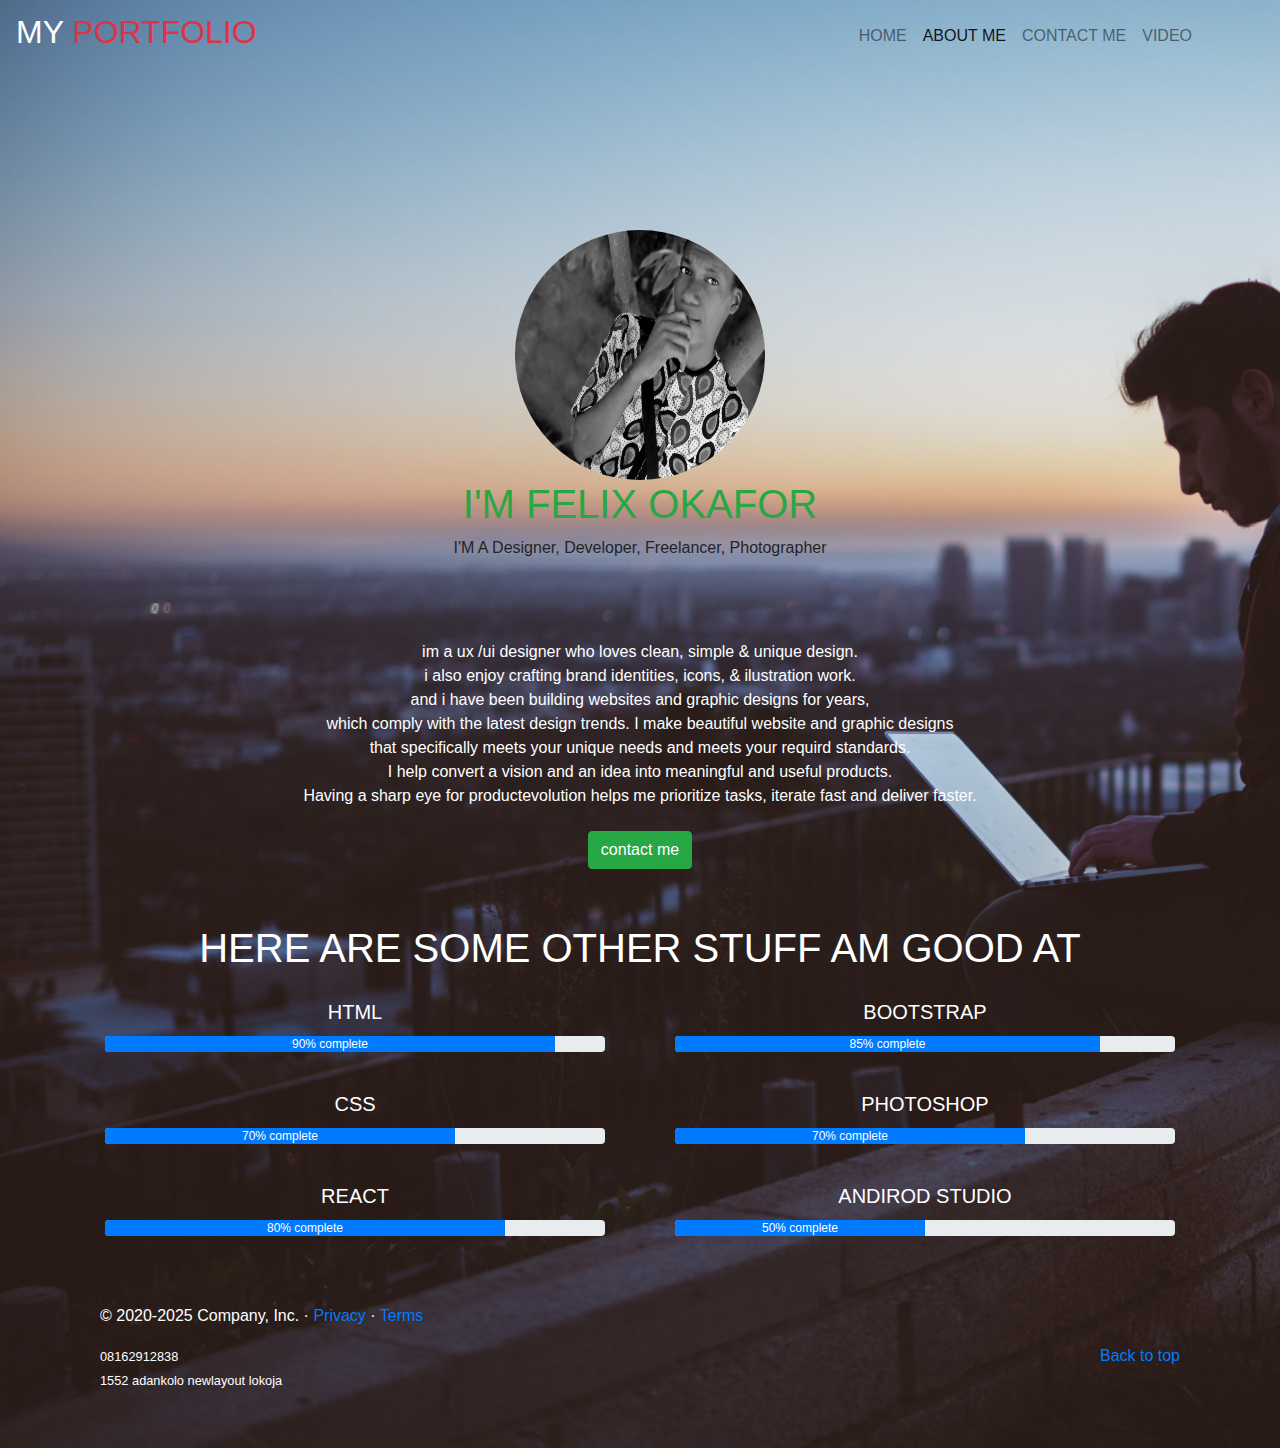
<file: about.html>
<!DOCTYPE html>
<html lang="en">

<head>
    <meta charset="UTF-8">
    <meta name="viewport" content="width=device-width, initial-scale=1.0">
    <!-- bootstrap link -->
    <link rel="stylesheet" href="bootstrap.css">
    <link rel="stylesheet" href="bootstrap.bundle.js">
    <!-- ICON LINK -->
    <link rel="stylesheet" type="text/css"
        href="file:///C:/Users/User/Desktop/HTML/icon/fontawesome-free-5.15.1-web/fontawesome-free-5.15.1-web/css/all.css">
    <!-- MY LINK -->
    <link rel="stylesheet" href="about.css">
    <title>ABOUT US</title>
</head>

<body>
    <!-- navbar -->
    <nav class="navbar navbar-fixed-top navbar-light navbar-expand-sm navbar-template">
        <a class="navbar-brand" href="index.html">
            <h2> <span class="text-white">MY</span> <span class="text-danger">PORTFOLIO</span></h2>
        </a>

        <div class="d-flex flex-row order-2 order-sm-3">
            <ul class="navbar-nav flex-row">

                <li class="nav-item">
                    <a class="nav-link px-2 text-primary" href="https://www.facebook.com/felix.okafor.31149">
                        <i class="fab fa-facebook"> </i>
                    </a>
                </li>

                <li class="nav-item">
                    <a class="nav-link px-2 text-success"
                        href="https://wa.me/%2B23462912838?text=Hi%2c%0AWelcome%20to%20my%20DM%2c%0AYour%20name__%0AHow%20may%20we%20help%20you%20today%3f">
                        <i class="fab fa-whatsapp"> </i>
                    </a>
                </li>

                <li class="nav-item">
                    <a class="nav-link px-2 text-danger" href="#">
                        <i class="fab fa-instagram"> </i>
                    </a>
                </li>

                <li class="nav-item">
                    <a class="nav-link px-2 text-info" href="#">
                        <i class="fab fa-telegram"> </i>
                    </a>
                </li>
            </ul>
            <button class="navbar-toggler" type="button" data-toggle="collapse" data-target="#navbarNavDropdown">
                <span class="navbar-toggler-icon"></span>
            </button>
        </div>
        <div class="collapse navbar-collapse order-3 order-sm-2" id="navbarNavDropdown">
            <ul class="navbar-nav ml-auto">
                <li class="nav-item"><a class="nav-link" href="index.html">HOME</a></li>
                <li class="nav-item active"><a class="nav-link" href="#">ABOUT ME</a></li>
                <li class="nav-item"><a class="nav-link" href="contact me.html">CONTACT ME</a></li>
                <li class="nav-item"><a class="nav-link" href="#">VIDEO</a></li>
            </ul>
        </div>
    </nav>
    <!-- end of navbar -->
    <main role="main" class="container">
        <div class="conta1 text-center mt-5">
            <div class="inner0">
                <img class="mt-5" src="./10.png" height="250" width="250" alt="">
            </div>
            <h1 class="text-success">I'M FELIX OKAFOR</h1>
            <p>I'M A Designer, Developer, Freelancer, Photographer</p>

            <div class="p">
                <p class="text-white">
                    im a ux /ui designer who loves clean, simple & unique design. <br>
                    i also enjoy crafting brand identities, icons, & ilustration work. <br>
                    and i have been building websites and graphic designs for years,<br>
                    which comply with the latest design trends. I make beautiful website and graphic designs <br>
                    that specifically meets your unique needs and meets your requird standards. <br>
                    I help convert a vision and an idea into meaningful and useful products. <br>
                    Having a sharp eye for productevolution helps me prioritize tasks, iterate fast and deliver faster.
                </p>

                <button class="btn"><a class="btn btn-success"
                        href="https://wa.me/%2B23462912838?text=Hi%2c%0AWelcome%20to%20my%20DM%2c%0AYour%20name__%0AHow%20may%20we%20help%20you%20today%3f">contact
                        me</a></button>
            </div>
        </div>

        <div class="conta2 text-center mt-5">
            <h1 class="text-white">HERE ARE SOME OTHER STUFF AM GOOD AT</h1>
            <!-- skills -->
            <div class="row skills">
                <div class="col-md-12">
                    <div class="row">
                        <div class="col-md-6">
                            <div class="card-body">
                                <h5 class="card-title">HTML</h5>
                                <div class="progress">
                                    <div class="progress-bar  progress-bar-success" role="progressbar"
                                        aria-valuenow="60" aria-valuemin="0" aria-valuemax="100" style="width: 90%;">
                                        90% complete
                                    </div>
                                </div>
                            </div>
                        </div>

                        <div class="col-md-6">
                            <div class="card-body">
                                <h5 class="card-title">BOOTSTRAP</h5>
                                <div class="progress">
                                    <div class="progress-bar  progress-bar-success" role="progressbar"
                                        aria-valuenow="60" aria-valuemin="0" aria-valuemax="100" style="width: 85%;">
                                        85% complete
                                    </div>
                                </div>
                            </div>
                        </div>

                    </div>






                    <div class="row">
                        <div class="col-md-6">
                            <div class="card-body">
                                <h5 class="card-title">CSS</h5>
                                <div class="progress">
                                    <div class="progress-bar  progress-bar-success" role="progressbar"
                                        aria-valuenow="60" aria-valuemin="0" aria-valuemax="100" style="width: 70%;">
                                        70% complete
                                    </div>
                                </div>
                            </div>
                        </div>


                        <div class="col-md-6">
                            <div class="card-body">
                                <h5 class="card-title">PHOTOSHOP</h5>
                                <div class="progress">
                                    <div class="progress-bar  progress-bar-success" role="progressbar"
                                        aria-valuenow="60" aria-valuemin="0" aria-valuemax="100" style="width: 70%;">
                                        70% complete
                                    </div>
                                </div>
                            </div>
                        </div>
                    </div>



                    <div class="row">
                        <div class="col-md-6">
                            <div class="card-body">
                                <h5 class="card-title">REACT</h5>
                                <div class="progress">
                                    <div class="progress-bar  progress-bar-success" role="progressbar"
                                        aria-valuenow="60" aria-valuemin="0" aria-valuemax="100" style="width: 80%;">
                                        80% complete
                                    </div>
                                </div>
                            </div>
                        </div>


                        <div class="col-md-6">
                            <div class="card-body">
                                <h5 class="card-title">ANDIROD STUDIO</h5>
                                <div class="progress">
                                    <div class="progress-bar  progress-bar-success" role="progressbar"
                                        aria-valuenow="60" aria-valuemin="0" aria-valuemax="100" style="width: 50%;">
                                        50% complete
                                    </div>
                                </div>
                            </div>
                        </div>
                    </div>
                </div>
            </div>


        </div>

        </div>
        <!-- end cards -->
        </div>
        <!-- FOOTER -->
        <footer class="container mt-5">
            <p class="text-white">&copy; 2020-2025 Company, Inc. &middot; <a href="#">Privacy</a> &middot; <a
                    href="#">Terms</a></p>
            <p class="float-right text-white"><a href="#">Back to top</a></p>
            <p class="text-white">
                <i class="fa fa-phone text-info"></i>
                <small class="text-white">08162912838</small> <br>

                <i class="fah fa-phone text-info"></i>
                <small class="text-white">1552 adankolo newlayout lokoja</small>

            <div class="spinner">
                <div class="spinner-grow spinner-grow-sm text-info"></div>
                <div class="spinner-grow spinner-grow-sm text-primary"></div>
                <div class="spinner-grow spinner-grow-sm text-success"></div>
                <div class="spinner-grow spinner-grow-sm text-warning"></div>
            </div>
            </p>
        </footer>
    </main>

</body>

</html>
</file>
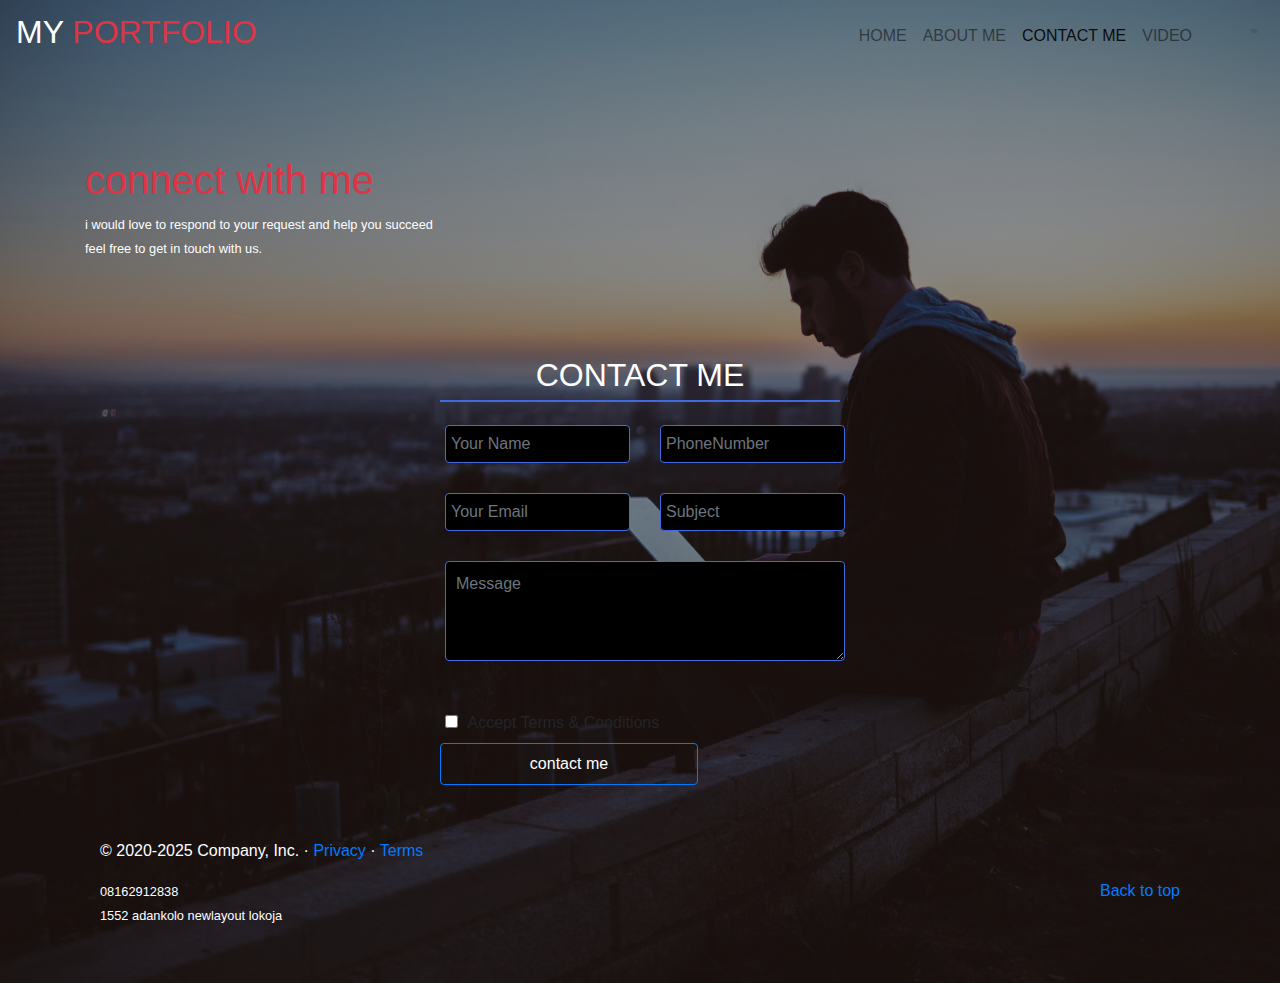
<file: contact me.html>
<!DOCTYPE html>
<html lang="en">
<head>
    <meta charset="UTF-8">
    <meta name="viewport" content="width=device-width, initial-scale=1.0">
     <!-- bootstrap link -->
     <link rel="stylesheet" href="bootstrap.css">
     <link rel="stylesheet" href="bootstrap.bundle.js">
     <link rel="stylesheet" href="bootstrap.js">
     <!-- ICON LINK -->
     <link rel="stylesheet" type="text/css"
         href="file:///C:/Users/User/Desktop/HTML/icon/fontawesome-free-5.15.1-web/fontawesome-free-5.15.1-web/css/all.css">
     <!-- MY LINK -->
     <link rel="stylesheet" href="contact me.css">
    <title>Document</title>
</head>
<body>
     <!-- navbar -->
     <nav class="navbar navbar-fixed-top navbar-light navbar-expand-sm navbar-template">
        <a class="navbar-brand" href="index.html">
            <h2> <span class="text-white">MY</span> <span class="text-danger">PORTFOLIO</span></h2>
        </a>

        <div class="d-flex flex-row order-2 order-sm-3">
            <ul class="navbar-nav flex-row">

                <li class="nav-item">
                    <a class="nav-link px-2 text-primary" href="https://www.facebook.com/felix.okafor.31149">
                        <i class="fab fa-facebook"> </i>
                    </a>
                </li>

                <li class="nav-item">
                    <a class="nav-link px-2 text-success"
                        href="https://wa.me/%2B23462912838?text=Hi%2c%0AWelcome%20to%20my%20DM%2c%0AYour%20name__%0AHow%20may%20we%20help%20you%20today%3f">
                        <i class="fab fa-whatsapp"> </i>
                    </a>
                </li>

                <li class="nav-item">
                    <a class="nav-link px-2 text-danger" href="#">
                        <i class="fab fa-instagram"> </i>
                    </a>
                </li>

                <li class="nav-item">
                    <a class="nav-link px-2 text-info" href="#">
                        <i class="fab fa-telegram"> </i>
                    </a>
                </li>
            </ul>
            <button class="navbar-toggler" type="button" data-toggle="collapse" data-target="#navbarNavDropdown">
                <span class="navbar-toggler-icon"></span>
            </button>
        </div>
        <div class="collapse navbar-collapse order-3 order-sm-2" id="navbarNavDropdown">
            <ul class="navbar-nav ml-auto">
                <li class="nav-item"><a class="nav-link" href="index.html">HOME</a></li>
                <li class="nav-item"><a class="nav-link" href="about.html">ABOUT ME</a></li>
                <li class="nav-item active"><a class="nav-link" href="#">CONTACT ME</a></li>
                <li class="nav-item"><a class="nav-link" href="#">VIDEO</a></li>
            </ul>
        </div>
    </nav>
    <!-- end of navbar -->

    <main role="main" class="container">
        <div class="spinner">
            <div class="spinner-grow text-info"></div>
            <div class="spinner-grow text-muted"></div>
            <div class="spinner-grow text-primary"></div>
            <div class="spinner-grow text-success"></div>
            <div class="spinner-grow text-warning"></div>
            <div class="spinner-grow text-danger"></div>
            <div class="spinner-grow text-secondary"></div>
            <div class="spinner-grow text-dark"></div>
        </div>
        <div class="conta1 mt-5">
            <h1 class="text-danger">connect with me</h1>
            <small class="text-white">i would love to respond to your request and help you succeed <br>
                feel free to get in touch with us.
            </small>
            <div class="row justify-content-center mt-5">
                <div class="box">
                    <!-- form -->
                    <form class="main-form form m-5 needs-validation" novalidate>
                        <h2 class="text-white text-center">CONTACT ME</h2>
                        <div class="row">
                            <div class="col-md-6">
                                <input type="text" placeholder="Your Name" class="form-control" required>
                                <div class="valid-feedback"> looks good</div>
                            </div>
                            <div class="col-md-6">
                                <input type="tel" placeholder="PhoneNumber" class="form-control" required>
                                <div class="valid-feedback">Good</div>
                            </div>
                        </div>

                        <div class="row">
                            <div class="col-md-6">
                                <input type="email" placeholder="Your Email" class="form-control" required>
                                <div class="invalid-feedback">Pls Enter A Valid Email</div>
                            </div>
                            <div class="col-md-6">
                                <input type="text" placeholder="Subject"  class="form-control" required>
                                <div class="valid-feedback">Good</div>
                            </div>
                        </div>

                        <div class="row">
                            <div class="col-md-12">
                                <textarea placeholder="Message"  class="form-control" required></textarea> 
                                <div class="valid-feedback">Good</div>
                                <br>
                                <input type="checkbox" id="accept-terms" required>
                                <label for="accept-terms"> Accept Terms &amp; Conditions</label> <br>
                                <button type="submit" class="btn btn-outline-primary p-2 pr-4 pl-4">contact me</button>
                            </div>
                        </div>
                    </form>
                </div>
            </div>
        </div>
              <!-- FOOTER -->
          <footer class="container mt-5">
            <p class="text-white">&copy; 2020-2025 Company, Inc. &middot; <a href="#">Privacy</a> &middot; <a href="#">Terms</a></p>
            <p class="float-right text-white"><a href="#">Back to top</a></p>
            <p class="text-white">
                <i class="fa fa-phone text-info"></i>
                <small class="text-white">08162912838</small> <br>

                <i class="fah fa-phone text-info"></i>
                <small class="text-white">1552 adankolo newlayout lokoja</small>
                
                <div class="spinner">
                    <div class="spinner-grow spinner-grow-sm text-info"></div>
                    <div class="spinner-grow spinner-grow-sm text-primary"></div>
                    <div class="spinner-grow spinner-grow-sm text-success"></div>
                    <div class="spinner-grow spinner-grow-sm text-warning"></div>
               </div>
            </p>
        </footer>
    </main>

    <script>
        var form = document.querySelector('.needs-validation');

        form.addEventListener('submit', function(event) {
            if(form.checkValidity() === false) {
                event.preventDefault();
                event.stopPropagation();
            }
            form.classList.add('was-validated');
        })
    </script>
</body>
</html>
</file>
<file: about.css>
body{
    background-image: url(./8.jpg);
    background-repeat: no-repeat;
    background-size: cover;
}
/* conta 1 */
.d-flex .nav-link i{
    font-size: 20px;
}

.conta1 img{
    border-radius: 150px;
    margin-top: 110px !important;
}

.conta1 .p{
    margin-top: 80px !important;
}
/* conta 2 */
.conta2 .inner{
    overflow: hidden;
}


.card-title{
    text:white;
    color: white;
}
</file>
<file: contact me.css>
*{
    padding: 0;
    margin: 0;
    box-sizing: border-box;
}
body{
    background-image: linear-gradient(rgba(0,0,0,0.4),rgba(0,0,0,0.4)), url(./8.jpg);
    background-size: cover;
    font-family: sans-serif;
}

.form{
    position: relative;
    width: 400px;
}

.form h2{
    border-bottom: solid 2px royalblue;
    padding-bottom: 5px;
}

.form input{
    margin: 15px 5px;
    outline: none;
    padding: 5px;
    color: white;
    background: black;
    border: solid royalblue 1px;
    
}

.form textarea{
    margin: 15px 5px;
    padding: 10px;
    background: black;
    border: solid royalblue 1px;
    width: 100%;
    height: 100px;
    outline: none;
    color: white;
}

.form button{
    position: absolute;
    width: 60%;
    color: white;
    transition: 0.4s;
}

.form button:hover{
    background: rgb(110, 146, 255);
}
</file>
